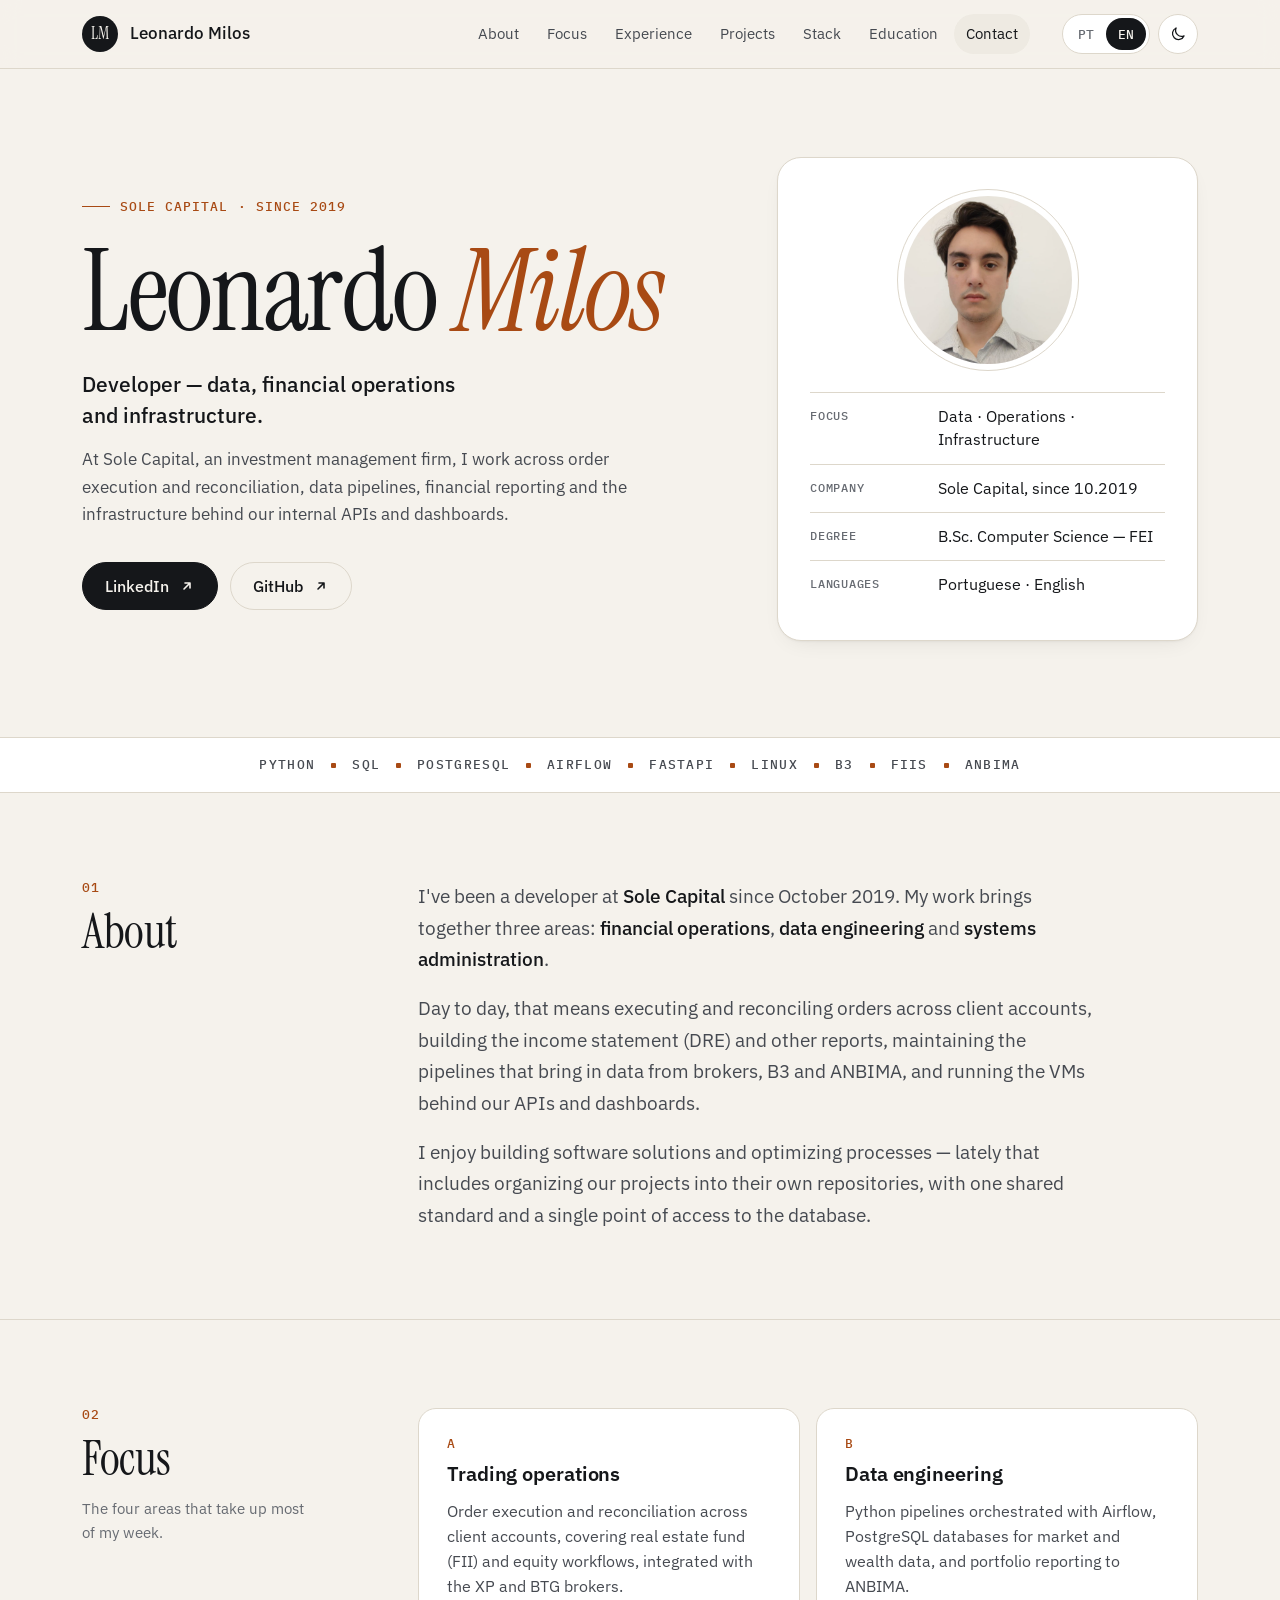
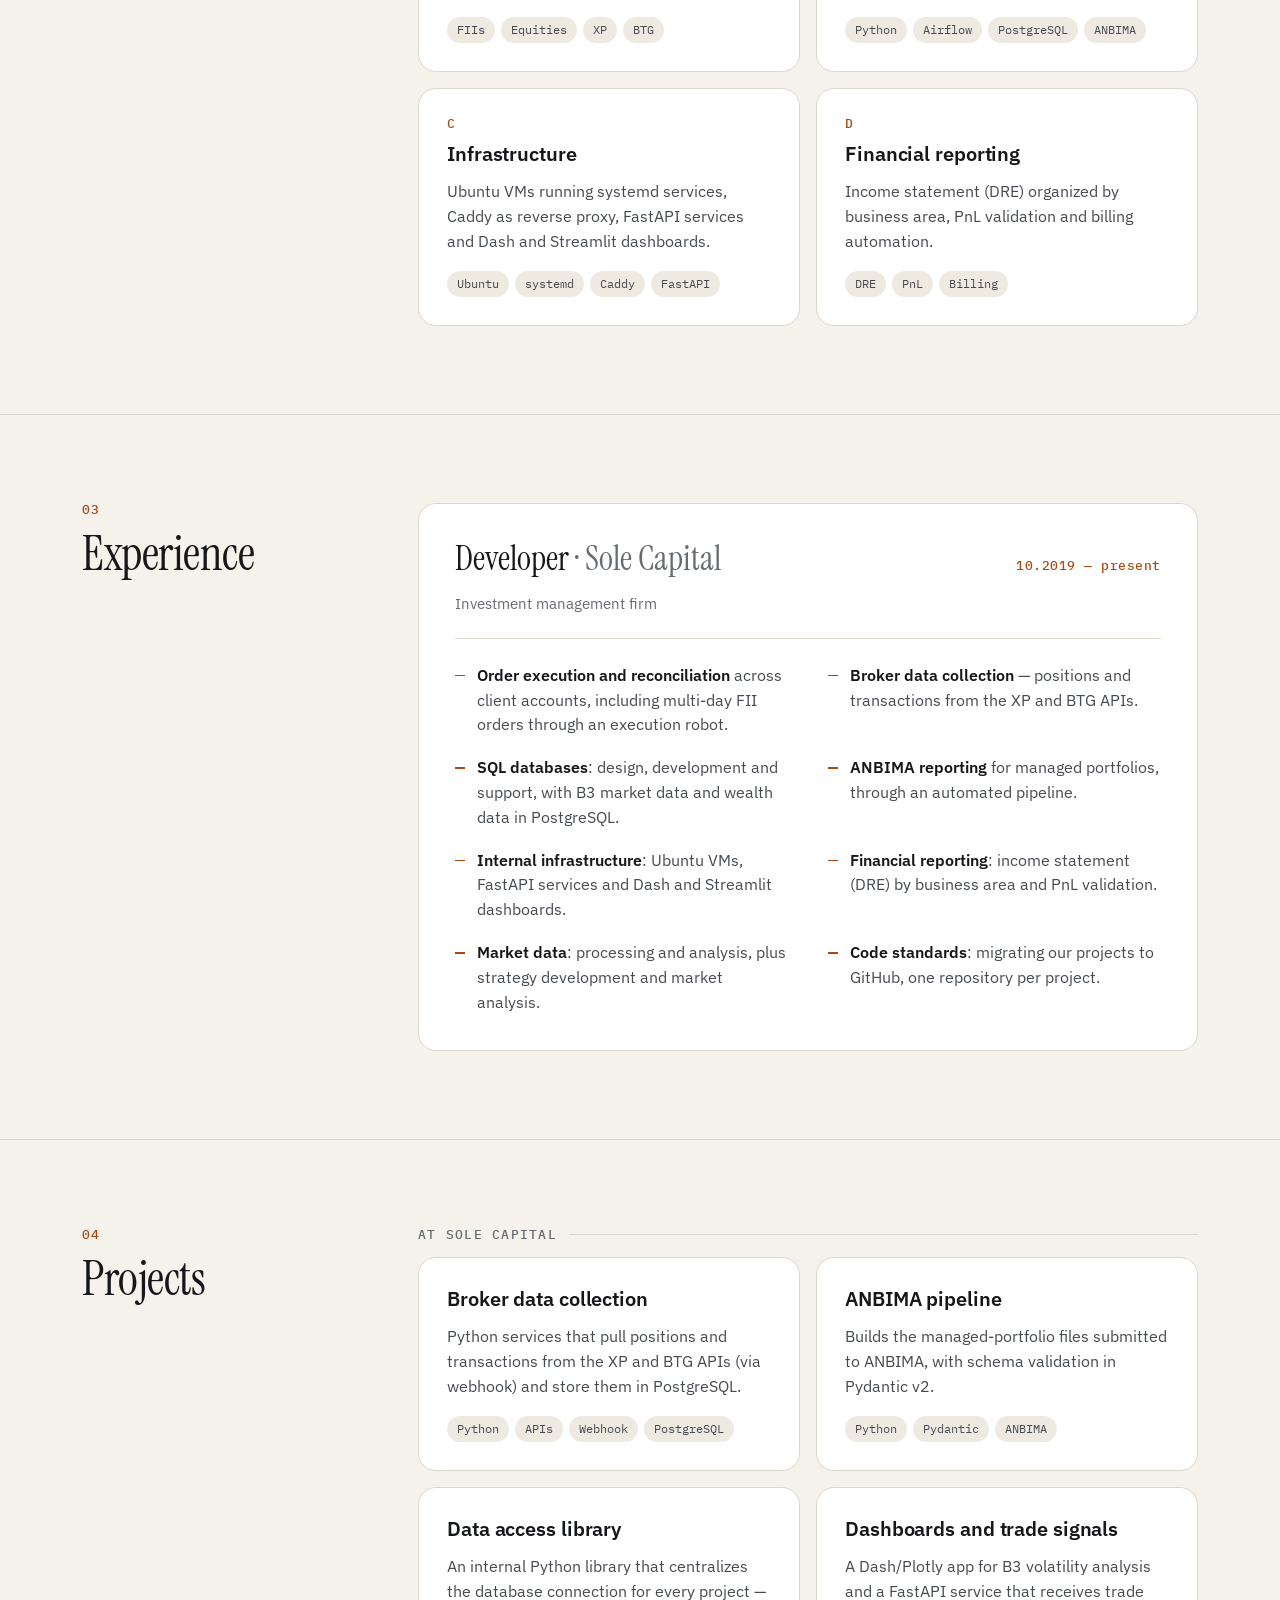
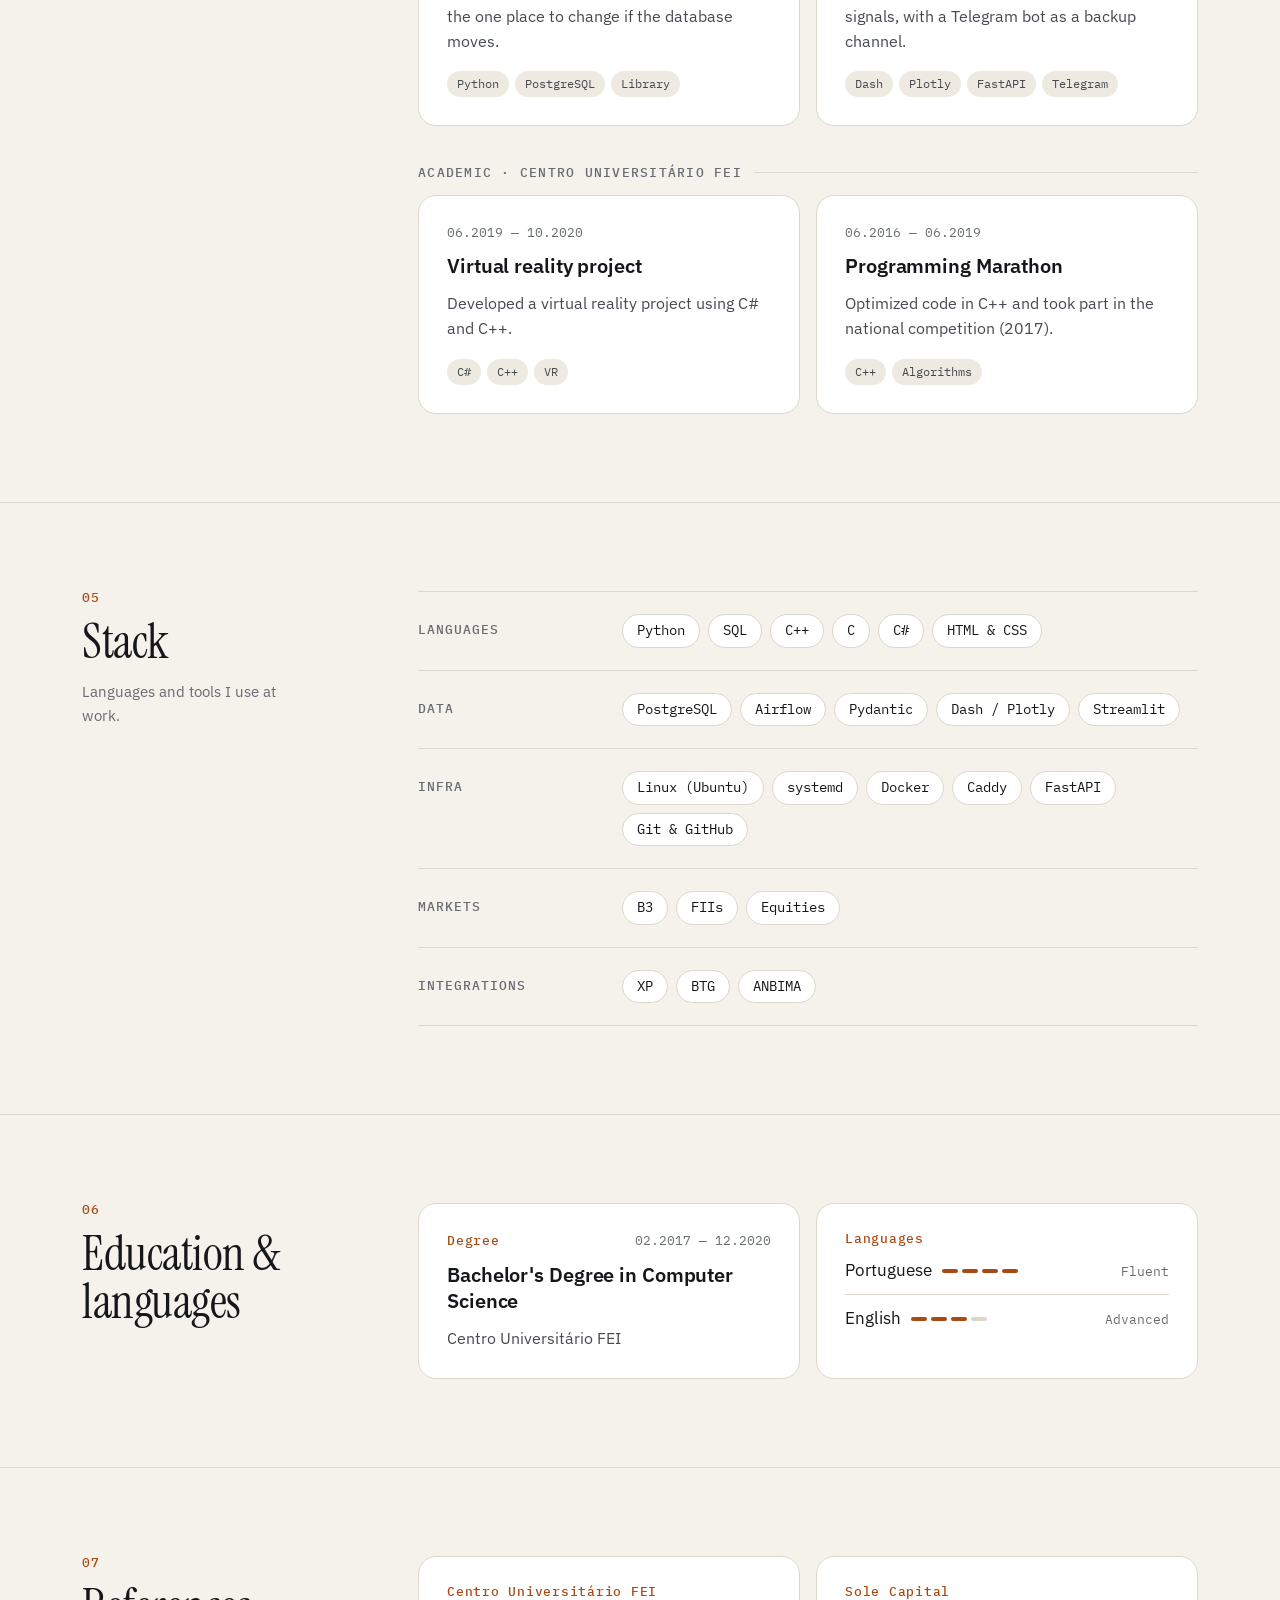
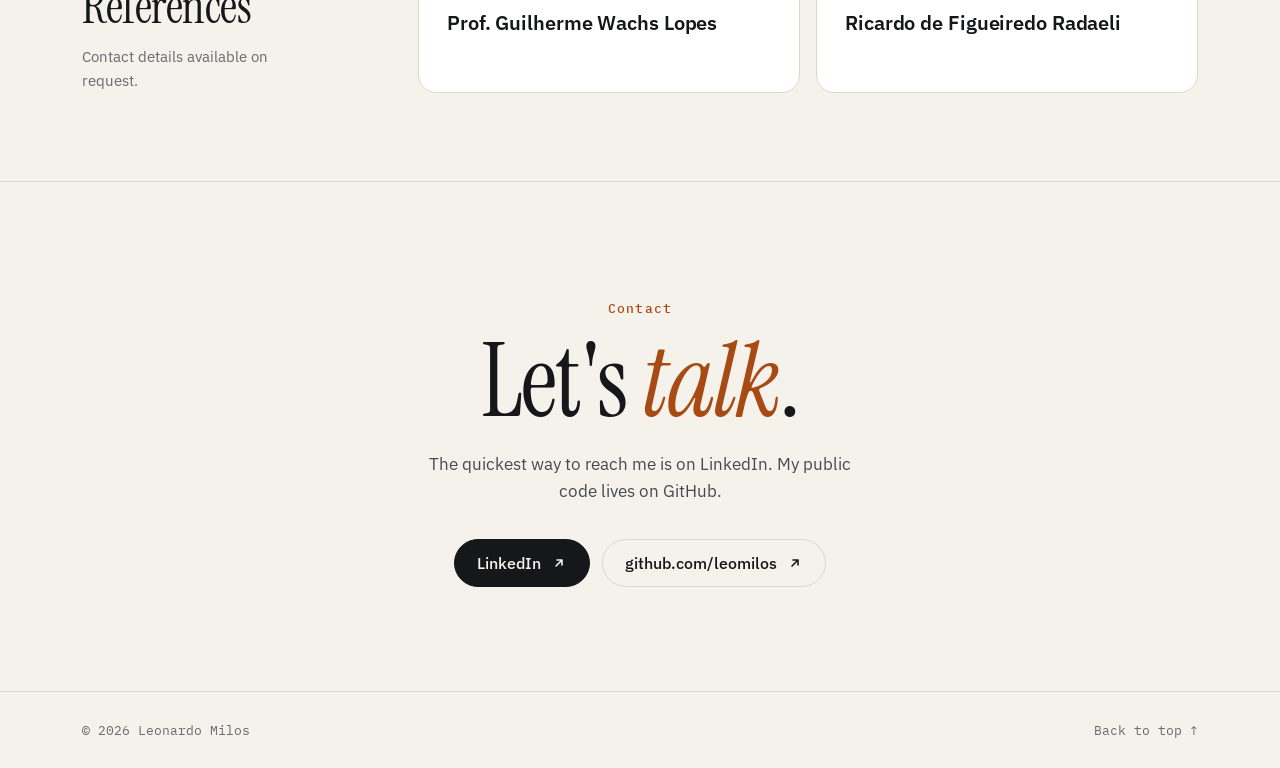
<file: index.html>
<!DOCTYPE html>
<html lang="pt-BR" data-ui="pt">
<head>
  <meta charset="UTF-8">
  <meta name="viewport" content="width=device-width, initial-scale=1.0">
  <title>Leonardo Milos · Dados, operações e infraestrutura</title>
  <meta name="description" content="Leonardo Milos — desenvolvedor na Sole Capital: engenharia de dados, operações financeiras e infraestrutura.">
  <meta property="og:title" content="Leonardo Milos">
  <meta property="og:description" content="Desenvolvedor na Sole Capital — dados, operações financeiras e infraestrutura.">
  <meta property="og:image" content="profile-photo.jpg">
  <link rel="icon" href="data:image/svg+xml,%3Csvg xmlns='http://www.w3.org/2000/svg' viewBox='0 0 64 64'%3E%3Crect width='64' height='64' rx='32' fill='%2315171A'/%3E%3Ctext x='32' y='42' font-family='Georgia,serif' font-size='28' fill='%23F5F2EC' text-anchor='middle'%3ELM%3C/text%3E%3C/svg%3E">
  <link rel="preconnect" href="https://fonts.googleapis.com">
  <link rel="preconnect" href="https://fonts.gstatic.com" crossorigin>
  <link href="https://fonts.googleapis.com/css2?family=IBM+Plex+Mono:wght@400;500&family=IBM+Plex+Sans:wght@400;500;600&family=Instrument+Serif:ital@0;1&display=swap" rel="stylesheet">

  <!-- Aplica idioma e tema antes de pintar a página (evita "piscar") -->
  <script>
    (function () {
      var r = document.documentElement;
      function get(k) { try { return localStorage.getItem(k); } catch (e) { return null; } }
      var q = new URLSearchParams(location.search).get('lang');
      var nav = (navigator.language || 'pt').toLowerCase();
      var lang = q || get('lm-lang') || (nav.indexOf('pt') === 0 ? 'pt' : 'en');
      lang = lang === 'en' ? 'en' : 'pt';
      r.setAttribute('data-ui', lang);
      r.setAttribute('lang', lang === 'en' ? 'en' : 'pt-BR');
      var t = get('lm-theme');
      if (t === 'light' || t === 'dark') r.setAttribute('data-theme', t);
    })();
  </script>

  <style>
    /* ---------- Tokens ---------- */
    :root {
      --paper: #F5F2EC;
      --surface: #FFFFFF;
      --ink: #15171A;
      --ink-2: #464A51;
      --muted: #676B72;
      --rule: #DDD7CB;
      --accent: #A84A14;
      --accent-soft: #F3E6DA;
      --chip: #EEEAE2;
      --btn-ink: #F5F2EC;
      --shadow: 0 1px 2px rgba(21, 23, 26, .04), 0 8px 24px -12px rgba(21, 23, 26, .12);

      --serif: "Instrument Serif", Georgia, "Times New Roman", serif;
      --sans: "IBM Plex Sans", "Segoe UI", system-ui, sans-serif;
      --mono: "IBM Plex Mono", ui-monospace, "Cascadia Mono", Consolas, monospace;

      --wrap: 1180px;
      --gutter: 32px;
      color-scheme: light;
    }
    @media (prefers-color-scheme: dark) {
      :root:not([data-theme="light"]) {
        --paper: #121315; --surface: #1A1C1F; --ink: #ECE8E1; --ink-2: #BDB8B0; --muted: #918C85;
        --rule: #2D3034; --accent: #E38D52; --accent-soft: #2B2019; --chip: #222428; --btn-ink: #121315;
        --shadow: 0 1px 2px rgba(0,0,0,.3), 0 8px 24px -12px rgba(0,0,0,.6);
        color-scheme: dark;
      }
    }
    :root[data-theme="dark"] {
      --paper: #121315; --surface: #1A1C1F; --ink: #ECE8E1; --ink-2: #BDB8B0; --muted: #918C85;
      --rule: #2D3034; --accent: #E38D52; --accent-soft: #2B2019; --chip: #222428; --btn-ink: #121315;
      --shadow: 0 1px 2px rgba(0,0,0,.3), 0 8px 24px -12px rgba(0,0,0,.6);
      color-scheme: dark;
    }

    /* ---------- Idioma: mostra só o bloco do idioma ativo ---------- */
    html[data-ui="pt"] [data-lang="en"],
    html[data-ui="en"] [data-lang="pt"] { display: none !important; }

    /* ---------- Base ---------- */
    *, *::before, *::after { box-sizing: border-box; }
    html { -webkit-text-size-adjust: 100%; }
    @media (prefers-reduced-motion: no-preference) { html { scroll-behavior: smooth; } }
    body {
      margin: 0;
      background: var(--paper);
      color: var(--ink);
      font-family: var(--sans);
      font-size: 17px;
      line-height: 1.6;
      -webkit-font-smoothing: antialiased;
      transition: background-color .25s ease, color .25s ease;
    }
    a { color: var(--accent); text-underline-offset: 3px; }
    a:hover { color: var(--ink); }
    :focus-visible { outline: 2px solid var(--accent); outline-offset: 3px; border-radius: 6px; }
    h1, h2, h3, p, ul, dl, dd { margin: 0; }
    ul { padding: 0; list-style: none; }
    .wrap { max-width: var(--wrap); margin: 0 auto; padding: 0 var(--gutter); }
    .mono { font-family: var(--mono); }
    .skip { position: absolute; left: -9999px; }
    .skip:focus { left: 16px; top: 16px; z-index: 100; background: var(--ink); color: var(--paper); padding: 8px 14px; border-radius: 8px; }

    /* ---------- Topo ---------- */
    .topbar {
      position: sticky; top: 0; z-index: 20;
      background: color-mix(in srgb, var(--paper) 86%, transparent);
      backdrop-filter: saturate(1.4) blur(10px);
      -webkit-backdrop-filter: saturate(1.4) blur(10px);
      border-bottom: 1px solid var(--rule);
    }
    .topbar .wrap { display: flex; align-items: center; gap: 24px; height: 68px; }
    .brand { display: flex; align-items: center; gap: 12px; color: var(--ink); text-decoration: none; font-weight: 500; white-space: nowrap; }
    .brand-mark {
      width: 36px; height: 36px; border-radius: 50%;
      display: grid; place-items: center;
      background: var(--ink); color: var(--paper);
      font-family: var(--serif); font-size: 17px; letter-spacing: .02em;
    }
    .nav { display: flex; gap: 4px; margin-left: auto; }
    .nav a {
      color: var(--ink-2); text-decoration: none; font-size: 14.5px;
      padding: 8px 12px; border-radius: 999px;
      transition: background-color .15s, color .15s;
    }
    .nav a:hover { color: var(--ink); background: var(--chip); }
    .nav a.is-active { color: var(--ink); background: var(--chip); }
    .controls { display: flex; align-items: center; gap: 8px; }
    .nav + .controls { margin-left: 8px; }
    .seg { display: inline-flex; padding: 3px; border: 1px solid var(--rule); border-radius: 999px; background: var(--surface); }
    .seg button {
      font: 500 12.5px/1 var(--mono); letter-spacing: .04em;
      min-width: 40px; height: 32px; padding: 0 10px;
      border: 0; border-radius: 999px; cursor: pointer;
      background: transparent; color: var(--muted);
    }
    .seg button[aria-pressed="true"] { background: var(--ink); color: var(--paper); }
    .icon-btn {
      width: 40px; height: 40px; display: grid; place-items: center;
      border: 1px solid var(--rule); border-radius: 50%;
      background: var(--surface); color: var(--ink); cursor: pointer;
    }
    .icon-btn:hover { border-color: var(--ink-2); }
    .icon-btn svg { width: 18px; height: 18px; }
    .i-sun { display: none; }
    :root[data-theme="dark"] .i-sun { display: block; }
    :root[data-theme="dark"] .i-moon { display: none; }
    @media (prefers-color-scheme: dark) {
      :root:not([data-theme="light"]) .i-sun { display: block; }
      :root:not([data-theme="light"]) .i-moon { display: none; }
    }

    /* ---------- Hero ---------- */
    .hero { padding: 88px 0 96px; }
    .hero .wrap { display: grid; grid-template-columns: minmax(0, 1.5fr) minmax(0, 1fr); gap: 64px; align-items: center; }
    .eyebrow {
      display: inline-flex; align-items: center; gap: 10px;
      font: 500 13px/1 var(--mono); letter-spacing: .08em; text-transform: uppercase;
      color: var(--accent);
    }
    .eyebrow::before { content: ""; width: 28px; height: 1px; background: currentColor; }
    .hero h1 {
      margin-top: 22px;
      font-family: var(--serif); font-weight: 400;
      font-size: clamp(64px, 9vw, 124px); line-height: .92; letter-spacing: -.02em;
    }
    .hero h1 em { font-style: italic; color: var(--accent); }
    .role { margin-top: 26px; font-size: 21px; line-height: 1.45; font-weight: 500; max-width: 30ch; }
    .lede { margin-top: 16px; color: var(--ink-2); max-width: 56ch; }
    .cta { display: flex; flex-wrap: wrap; gap: 12px; margin-top: 34px; }
    .btn {
      display: inline-flex; align-items: center; gap: 10px;
      height: 48px; padding: 0 22px; border-radius: 999px;
      font-weight: 500; font-size: 15.5px; text-decoration: none;
      border: 1px solid var(--ink); transition: transform .15s, background-color .15s, color .15s;
    }
    .btn svg { width: 16px; height: 16px; }
    .btn-primary { background: var(--ink); color: var(--btn-ink); }
    .btn-primary:hover { color: var(--btn-ink); transform: translateY(-1px); }
    .btn-ghost { background: transparent; color: var(--ink); border-color: var(--rule); }
    .btn-ghost:hover { color: var(--ink); border-color: var(--ink); transform: translateY(-1px); }

    .id-card {
      background: var(--surface); border: 1px solid var(--rule); border-radius: 24px;
      padding: 32px; box-shadow: var(--shadow);
    }
    .photo {
      width: 168px; height: 168px; border-radius: 50%; overflow: hidden;
      outline: 1px solid var(--rule); outline-offset: 6px;
      margin: 6px auto 28px;
    }
    .photo img {
      display: block; width: 108%; height: 108%; margin: -4%;
      object-fit: cover; transition: transform .4s ease;
    }
    .photo:hover img { transform: scale(1.05); }
    .facts { display: grid; gap: 0; }
    .facts div { display: grid; grid-template-columns: 112px 1fr; gap: 16px; padding: 12px 0; border-top: 1px solid var(--rule); }
    .facts dt { font: 500 12px/1.9 var(--mono); letter-spacing: .06em; text-transform: uppercase; color: var(--muted); }
    .facts dd { font-size: 15.5px; line-height: 1.5; }

    /* ---------- Faixa tipo "ticker" ---------- */
    .ticker { border-top: 1px solid var(--rule); border-bottom: 1px solid var(--rule); background: var(--surface); }
    .ticker ul {
      display: flex; flex-wrap: wrap; justify-content: center; gap: 10px 16px;
      padding: 18px 0;
      font: 500 13px/1.4 var(--mono); letter-spacing: .1em; text-transform: uppercase; color: var(--ink-2);
    }
    .ticker li { display: inline-flex; align-items: center; gap: 16px; }
    .ticker li + li::before { content: ""; width: 5px; height: 5px; background: var(--accent); border-radius: 1px; }

    /* ---------- Seções ---------- */
    .section { padding: 88px 0; border-bottom: 1px solid var(--rule); scroll-margin-top: 68px; }
    .section:last-of-type { border-bottom: 0; }
    .section .wrap { display: grid; grid-template-columns: 280px minmax(0, 1fr); gap: 56px; }
    .sec-head { align-self: start; position: sticky; top: 108px; }
    .sec-num { font: 500 13px/1 var(--mono); letter-spacing: .08em; color: var(--accent); }
    .sec-head h2 { margin-top: 14px; font-family: var(--serif); font-weight: 400; font-size: 48px; line-height: 1; letter-spacing: -.01em; }
    .sec-head p { margin-top: 14px; color: var(--muted); font-size: 15px; max-width: 26ch; }

    .prose p { font-size: 19px; line-height: 1.65; color: var(--ink-2); max-width: 62ch; }
    .prose p + p { margin-top: 18px; }
    .prose strong { color: var(--ink); font-weight: 500; }

    .grid-2 { display: grid; grid-template-columns: repeat(2, minmax(0, 1fr)); gap: 16px; }
    .card {
      background: var(--surface); border: 1px solid var(--rule); border-radius: 18px;
      padding: 28px; display: flex; flex-direction: column; gap: 12px;
      transition: border-color .2s, transform .2s;
    }
    .card:hover { border-color: color-mix(in srgb, var(--ink) 30%, var(--rule)); }
    .card-top { display: flex; align-items: baseline; justify-content: space-between; gap: 12px; }
    .card-idx { font: 500 12.5px/1 var(--mono); color: var(--accent); letter-spacing: .06em; }
    .card-date { font: 400 12.5px/1.4 var(--mono); color: var(--muted); white-space: nowrap; }
    .card h3 { font-size: 20px; line-height: 1.3; font-weight: 600; letter-spacing: -.005em; }
    .card p { color: var(--ink-2); font-size: 15.5px; line-height: 1.6; }
    .tags { display: flex; flex-wrap: wrap; gap: 6px; margin-top: auto; padding-top: 6px; }
    .tag { font: 400 12px/1 var(--mono); padding: 7px 10px; border-radius: 999px; background: var(--chip); color: var(--ink-2); }

    /* Experiência */
    .job { background: var(--surface); border: 1px solid var(--rule); border-radius: 18px; padding: 36px; }
    .job-head { display: flex; flex-wrap: wrap; justify-content: space-between; align-items: baseline; gap: 8px 24px; padding-bottom: 22px; border-bottom: 1px solid var(--rule); }
    .job-head h3 { font-family: var(--serif); font-weight: 400; font-size: 34px; line-height: 1.1; }
    .job-head h3 .at { color: var(--muted); }
    .job-meta { font: 500 13px/1.4 var(--mono); color: var(--accent); letter-spacing: .04em; }
    .job-sub { margin-top: 6px; color: var(--muted); font-size: 15px; width: 100%; }
    .job-list { margin-top: 24px; display: grid; grid-template-columns: repeat(2, minmax(0, 1fr)); gap: 18px 40px; }
    .job-list li { position: relative; padding-left: 22px; color: var(--ink-2); font-size: 15.5px; line-height: 1.6; }
    .job-list li::before { content: ""; position: absolute; left: 0; top: .78em; width: 10px; height: 1.5px; background: var(--accent); }
    .job-list b { color: var(--ink); font-weight: 600; }

    /* Projetos */
    .group-label { font: 500 12.5px/1 var(--mono); letter-spacing: .1em; text-transform: uppercase; color: var(--muted); margin: 0 0 16px; display: flex; align-items: center; gap: 12px; }
    .group-label::after { content: ""; flex: 1; height: 1px; background: var(--rule); }
    .group + .group { margin-top: 40px; }

    /* Stack */
    .stack { border-top: 1px solid var(--rule); }
    .stack-row { display: grid; grid-template-columns: 180px minmax(0, 1fr); gap: 24px; padding: 22px 0; border-bottom: 1px solid var(--rule); align-items: start; }
    .stack-row dt { font: 500 12.5px/2.4 var(--mono); letter-spacing: .08em; text-transform: uppercase; color: var(--muted); }
    .stack-row dd { display: flex; flex-wrap: wrap; gap: 8px; }
    .stack-row .tag { font-size: 13.5px; padding: 9px 14px; background: var(--surface); border: 1px solid var(--rule); color: var(--ink); }

    /* Formação + idiomas */
    .lang-row { display: flex; justify-content: space-between; align-items: baseline; gap: 16px; padding: 10px 0; border-top: 1px solid var(--rule); }
    .lang-row:first-of-type { border-top: 0; padding-top: 0; }
    .lang-row span:last-child { font: 400 13px/1 var(--mono); color: var(--muted); }
    .level { display: inline-flex; gap: 4px; margin-left: 10px; vertical-align: middle; }
    .level i { width: 16px; height: 4px; border-radius: 2px; background: var(--rule); }
    .level i.on { background: var(--accent); }


    /* Contato */
    .contact { padding: 120px 0 104px; text-align: center; }
    .contact h2 { font-family: var(--serif); font-weight: 400; font-size: clamp(52px, 8vw, 104px); line-height: .95; letter-spacing: -.02em; }
    .contact h2 em { color: var(--accent); }
    .contact p { margin: 20px auto 0; color: var(--ink-2); max-width: 46ch; }
    .contact .cta { justify-content: center; }

    footer { border-top: 1px solid var(--rule); }
    footer .wrap { display: flex; justify-content: space-between; align-items: center; gap: 16px; height: 76px; font: 400 13px/1 var(--mono); color: var(--muted); }
    footer a { color: var(--muted); text-decoration: none; }
    footer a:hover { color: var(--ink); }

    /* ---------- Responsivo ---------- */
    @media (max-width: 1080px) {
      .nav { display: none; }
      .controls, .nav + .controls { margin-left: auto; }
      .section .wrap { grid-template-columns: 1fr; gap: 32px; }
      .sec-head { position: static; }
      .sec-head p { max-width: 48ch; }
    }
    @media (max-width: 860px) {
      .hero { padding: 56px 0 64px; }
      .hero .wrap { grid-template-columns: 1fr; gap: 40px; }
      .job-list { grid-template-columns: 1fr; }
    }
    @media (max-width: 640px) {
      :root { --gutter: 20px; }
      body { font-size: 16px; }
      .topbar .wrap { height: 60px; gap: 12px; }
      .brand-name { display: none; }
      .section { padding: 64px 0; scroll-margin-top: 60px; }
      .sec-head h2 { font-size: 40px; }
      .prose p { font-size: 17px; }
      .grid-2 { grid-template-columns: 1fr; }
      .card, .job, .id-card { padding: 24px; border-radius: 16px; }
      .job-head h3 { font-size: 28px; }
      .stack-row { grid-template-columns: 1fr; gap: 10px; }
      .stack-row dt { line-height: 1.4; }
      .facts div { grid-template-columns: 96px 1fr; }
      .ticker ul { justify-content: flex-start; gap: 10px 12px; font-size: 12px; }
      .ticker li { gap: 12px; }
      .contact { padding: 80px 0 72px; }
      footer .wrap { flex-direction: column; justify-content: center; height: auto; padding-top: 24px; padding-bottom: 24px; }
    }
  </style>
</head>
<body>
  <a class="skip" href="#conteudo"><span data-lang="pt">Pular para o conteúdo</span><span data-lang="en">Skip to content</span></a>

  <!-- ============ TOPO ============ -->
  <header class="topbar">
    <div class="wrap">
      <a class="brand" href="#topo" aria-label="Leonardo Milos">
        <span class="brand-mark" aria-hidden="true">LM</span>
        <span class="brand-name">Leonardo Milos</span>
      </a>
      <nav class="nav" aria-label="Seções">
        <a href="#sobre"><span data-lang="pt">Sobre</span><span data-lang="en">About</span></a>
        <a href="#atuacao"><span data-lang="pt">Atuação</span><span data-lang="en">Focus</span></a>
        <a href="#experiencia"><span data-lang="pt">Experiência</span><span data-lang="en">Experience</span></a>
        <a href="#projetos"><span data-lang="pt">Projetos</span><span data-lang="en">Projects</span></a>
        <a href="#stack">Stack</a>
        <a href="#formacao"><span data-lang="pt">Formação</span><span data-lang="en">Education</span></a>
        <a href="#contato"><span data-lang="pt">Contato</span><span data-lang="en">Contact</span></a>
      </nav>
      <div class="controls">
        <div class="seg" role="group" aria-label="Idioma / Language">
          <button type="button" data-set-lang="pt" aria-pressed="true">PT</button>
          <button type="button" data-set-lang="en" aria-pressed="false">EN</button>
        </div>
        <button type="button" class="icon-btn" id="theme-toggle" aria-label="Alternar tema claro/escuro">
          <svg class="i-moon" viewBox="0 0 24 24" fill="none" stroke="currentColor" stroke-width="1.7" stroke-linecap="round" stroke-linejoin="round" aria-hidden="true"><path d="M20 14.5A8 8 0 0 1 9.5 4a8 8 0 1 0 10.5 10.5Z"/></svg>
          <svg class="i-sun" viewBox="0 0 24 24" fill="none" stroke="currentColor" stroke-width="1.7" stroke-linecap="round" aria-hidden="true"><circle cx="12" cy="12" r="4"/><path d="M12 2.5v2M12 19.5v2M4.6 4.6l1.4 1.4M18 18l1.4 1.4M2.5 12h2M19.5 12h2M4.6 19.4 6 18M18 6l1.4-1.4"/></svg>
        </button>
      </div>
    </div>
  </header>

  <main id="conteudo">
    <!-- ============ HERO ============ -->
    <section class="hero" id="topo">
      <div class="wrap">
        <div>
          <span class="eyebrow"><span data-lang="pt">Sole Capital · desde 2019</span><span data-lang="en">Sole Capital · since 2019</span></span>
          <h1>Leonardo <em>Milos</em></h1>
          <p class="role">
            <span data-lang="pt">Desenvolvedor — dados, operações financeiras e infraestrutura.</span>
            <span data-lang="en">Developer — data, financial operations and infrastructure.</span>
          </p>
          <p class="lede" data-lang="pt">Na Sole Capital, gestora de investimentos, trabalho da execução e conciliação de ordens aos pipelines de dados, relatórios financeiros e à infraestrutura das APIs e dashboards internos.</p>
          <p class="lede" data-lang="en">At Sole Capital, an investment management firm, I work across order execution and reconciliation, data pipelines, financial reporting and the infrastructure behind our internal APIs and dashboards.</p>
          <div class="cta">
            <a class="btn btn-primary" href="https://www.linkedin.com/in/leonardo-pilati-milos-6a13b322b/" target="_blank" rel="noopener">
              LinkedIn
              <svg viewBox="0 0 16 16" fill="none" stroke="currentColor" stroke-width="1.6" stroke-linecap="round" stroke-linejoin="round" aria-hidden="true"><path d="M5 11 11 5M6 5h5v5"/></svg>
            </a>
            <a class="btn btn-ghost" href="https://github.com/leomilos" target="_blank" rel="noopener">
              GitHub
              <svg viewBox="0 0 16 16" fill="none" stroke="currentColor" stroke-width="1.6" stroke-linecap="round" stroke-linejoin="round" aria-hidden="true"><path d="M5 11 11 5M6 5h5v5"/></svg>
            </a>
          </div>
        </div>

        <aside class="id-card" aria-label="Resumo">
          <div class="photo"><img src="profile-photo.jpg" alt="Foto de Leonardo Milos" width="283" height="286"></div>
          <dl class="facts">
            <div>
              <dt><span data-lang="pt">Atuação</span><span data-lang="en">Focus</span></dt>
              <dd><span data-lang="pt">Dados · Operações · Infraestrutura</span><span data-lang="en">Data · Operations · Infrastructure</span></dd>
            </div>
            <div>
              <dt><span data-lang="pt">Empresa</span><span data-lang="en">Company</span></dt>
              <dd><span data-lang="pt">Sole Capital, desde 10.2019</span><span data-lang="en">Sole Capital, since 10.2019</span></dd>
            </div>
            <div>
              <dt><span data-lang="pt">Formação</span><span data-lang="en">Degree</span></dt>
              <dd><span data-lang="pt">Ciência da Computação — FEI</span><span data-lang="en">B.Sc. Computer Science — FEI</span></dd>
            </div>
            <div>
              <dt><span data-lang="pt">Idiomas</span><span data-lang="en">Languages</span></dt>
              <dd><span data-lang="pt">Português · Inglês</span><span data-lang="en">Portuguese · English</span></dd>
            </div>
          </dl>
        </aside>
      </div>
    </section>

    <!-- ============ FAIXA ============ -->
    <div class="ticker" aria-hidden="true">
      <div class="wrap">
        <ul>
          <li>Python</li><li>SQL</li><li>PostgreSQL</li><li>Airflow</li><li>FastAPI</li><li>Linux</li><li>B3</li><li>FIIs</li><li>ANBIMA</li>
        </ul>
      </div>
    </div>

    <!-- ============ 01 SOBRE ============ -->
    <section class="section" id="sobre">
      <div class="wrap">
        <header class="sec-head">
          <div class="sec-num">01</div>
          <h2><span data-lang="pt">Sobre</span><span data-lang="en">About</span></h2>
        </header>
        <div class="prose">
          <div data-lang="pt">
            <p>Sou desenvolvedor na <strong>Sole Capital</strong> desde outubro de 2019. Meu trabalho junta três frentes: <strong>operações financeiras</strong>, <strong>engenharia de dados</strong> e <strong>administração de sistemas</strong>.</p>
            <p>No dia a dia isso significa executar e conciliar ordens em contas de clientes, montar o DRE e outros relatórios, manter os pipelines que trazem dados de corretoras, da B3 e da ANBIMA, e cuidar das VMs onde rodam nossas APIs e dashboards.</p>
            <p>Gosto de criar soluções de software e otimizar processos — hoje, isso inclui organizar os projetos da casa em repositórios próprios, com um padrão único e um só ponto de acesso ao banco de dados.</p>
          </div>
          <div data-lang="en">
            <p>I've been a developer at <strong>Sole Capital</strong> since October 2019. My work brings together three areas: <strong>financial operations</strong>, <strong>data engineering</strong> and <strong>systems administration</strong>.</p>
            <p>Day to day, that means executing and reconciling orders across client accounts, building the income statement (DRE) and other reports, maintaining the pipelines that bring in data from brokers, B3 and ANBIMA, and running the VMs behind our APIs and dashboards.</p>
            <p>I enjoy building software solutions and optimizing processes — lately that includes organizing our projects into their own repositories, with one shared standard and a single point of access to the database.</p>
          </div>
        </div>
      </div>
    </section>

    <!-- ============ 02 ATUAÇÃO ============ -->
    <section class="section" id="atuacao">
      <div class="wrap">
        <header class="sec-head">
          <div class="sec-num">02</div>
          <h2><span data-lang="pt">Atuação</span><span data-lang="en">Focus</span></h2>
          <p><span data-lang="pt">As quatro frentes que ocupam a maior parte da minha semana.</span><span data-lang="en">The four areas that take up most of my week.</span></p>
        </header>
        <div class="grid-2">
          <article class="card">
            <div class="card-top"><span class="card-idx">A</span></div>
            <h3><span data-lang="pt">Operações e execução</span><span data-lang="en">Trading operations</span></h3>
            <p data-lang="pt">Execução e conciliação de ordens em contas de clientes, com fluxos de FIIs e ações e integração com as corretoras XP e BTG.</p>
            <p data-lang="en">Order execution and reconciliation across client accounts, covering real estate fund (FII) and equity workflows, integrated with the XP and BTG brokers.</p>
            <div class="tags"><span class="tag">FIIs</span><span class="tag"><span data-lang="pt">Ações</span><span data-lang="en">Equities</span></span><span class="tag">XP</span><span class="tag">BTG</span></div>
          </article>
          <article class="card">
            <div class="card-top"><span class="card-idx">B</span></div>
            <h3><span data-lang="pt">Engenharia de dados</span><span data-lang="en">Data engineering</span></h3>
            <p data-lang="pt">Pipelines em Python orquestrados com Airflow, bancos PostgreSQL de dados de mercado e patrimônio, e o reporte de carteiras à ANBIMA.</p>
            <p data-lang="en">Python pipelines orchestrated with Airflow, PostgreSQL databases for market and wealth data, and portfolio reporting to ANBIMA.</p>
            <div class="tags"><span class="tag">Python</span><span class="tag">Airflow</span><span class="tag">PostgreSQL</span><span class="tag">ANBIMA</span></div>
          </article>
          <article class="card">
            <div class="card-top"><span class="card-idx">C</span></div>
            <h3><span data-lang="pt">Infraestrutura</span><span data-lang="en">Infrastructure</span></h3>
            <p data-lang="pt">VMs Ubuntu com serviços em systemd, proxy reverso com Caddy, APIs em FastAPI e dashboards em Dash e Streamlit.</p>
            <p data-lang="en">Ubuntu VMs running systemd services, Caddy as reverse proxy, FastAPI services and Dash and Streamlit dashboards.</p>
            <div class="tags"><span class="tag">Ubuntu</span><span class="tag">systemd</span><span class="tag">Caddy</span><span class="tag">FastAPI</span></div>
          </article>
          <article class="card">
            <div class="card-top"><span class="card-idx">D</span></div>
            <h3><span data-lang="pt">Relatórios financeiros</span><span data-lang="en">Financial reporting</span></h3>
            <p data-lang="pt">DRE organizado por área de negócio, validação de PnL e automação de faturamento.</p>
            <p data-lang="en">Income statement (DRE) organized by business area, PnL validation and billing automation.</p>
            <div class="tags"><span class="tag">DRE</span><span class="tag">PnL</span><span class="tag"><span data-lang="pt">Faturamento</span><span data-lang="en">Billing</span></span></div>
          </article>
        </div>
      </div>
    </section>

    <!-- ============ 03 EXPERIÊNCIA ============ -->
    <section class="section" id="experiencia">
      <div class="wrap">
        <header class="sec-head">
          <div class="sec-num">03</div>
          <h2><span data-lang="pt">Experiência</span><span data-lang="en">Experience</span></h2>
        </header>
        <article class="job">
          <div class="job-head">
            <h3><span data-lang="pt">Desenvolvedor</span><span data-lang="en">Developer</span> <span class="at">· Sole Capital</span></h3>
            <div class="job-meta"><span data-lang="pt">10.2019 — atual</span><span data-lang="en">10.2019 — present</span></div>
            <p class="job-sub"><span data-lang="pt">Gestora de investimentos</span><span data-lang="en">Investment management firm</span></p>
          </div>
          <ul class="job-list" data-lang="pt">
            <li><b>Execução e conciliação</b> de ordens em contas de clientes, incluindo ordens de FIIs em vários dias via robô de execução.</li>
            <li><b>Coleta de dados das corretoras</b> — posições e movimentações pelas APIs da XP e do BTG.</li>
            <li><b>Bancos de dados SQL</b>: criação, desenvolvimento e suporte, com dados de mercado da B3 e de patrimônio em PostgreSQL.</li>
            <li><b>Reporte à ANBIMA</b> das carteiras administradas, com pipeline automatizado.</li>
            <li><b>Infraestrutura interna</b>: VMs Ubuntu, APIs em FastAPI e dashboards em Dash e Streamlit.</li>
            <li><b>Relatórios financeiros</b>: DRE por área de negócio e validação de PnL.</li>
            <li><b>Dados de mercado</b>: processamento e análise, e desenvolvimento de estratégias e análises de mercado.</li>
            <li><b>Padronização do código</b>: migração dos projetos para o GitHub, um repositório por projeto.</li>
          </ul>
          <ul class="job-list" data-lang="en">
            <li><b>Order execution and reconciliation</b> across client accounts, including multi-day FII orders through an execution robot.</li>
            <li><b>Broker data collection</b> — positions and transactions from the XP and BTG APIs.</li>
            <li><b>SQL databases</b>: design, development and support, with B3 market data and wealth data in PostgreSQL.</li>
            <li><b>ANBIMA reporting</b> for managed portfolios, through an automated pipeline.</li>
            <li><b>Internal infrastructure</b>: Ubuntu VMs, FastAPI services and Dash and Streamlit dashboards.</li>
            <li><b>Financial reporting</b>: income statement (DRE) by business area and PnL validation.</li>
            <li><b>Market data</b>: processing and analysis, plus strategy development and market analysis.</li>
            <li><b>Code standards</b>: migrating our projects to GitHub, one repository per project.</li>
          </ul>
        </article>
      </div>
    </section>

    <!-- ============ 04 PROJETOS ============ -->
    <section class="section" id="projetos">
      <div class="wrap">
        <header class="sec-head">
          <div class="sec-num">04</div>
          <h2><span data-lang="pt">Projetos</span><span data-lang="en">Projects</span></h2>
        </header>
        <div>
          <div class="group">
            <h3 class="group-label"><span data-lang="pt">Na Sole Capital</span><span data-lang="en">At Sole Capital</span></h3>
            <div class="grid-2">
              <article class="card">
                <h3><span data-lang="pt">Coleta de dados de corretoras</span><span data-lang="en">Broker data collection</span></h3>
                <p data-lang="pt">Serviços em Python que buscam posições e movimentações nas APIs da XP e do BTG (via webhook) e gravam tudo no PostgreSQL.</p>
                <p data-lang="en">Python services that pull positions and transactions from the XP and BTG APIs (via webhook) and store them in PostgreSQL.</p>
                <div class="tags"><span class="tag">Python</span><span class="tag">APIs</span><span class="tag">Webhook</span><span class="tag">PostgreSQL</span></div>
              </article>
              <article class="card">
                <h3><span data-lang="pt">Pipeline ANBIMA</span><span data-lang="en">ANBIMA pipeline</span></h3>
                <p data-lang="pt">Gera os arquivos de carteiras administradas enviados à ANBIMA, com validação de schema em Pydantic v2.</p>
                <p data-lang="en">Builds the managed-portfolio files submitted to ANBIMA, with schema validation in Pydantic v2.</p>
                <div class="tags"><span class="tag">Python</span><span class="tag">Pydantic</span><span class="tag">ANBIMA</span></div>
              </article>
              <article class="card">
                <h3><span data-lang="pt">Biblioteca de acesso a dados</span><span data-lang="en">Data access library</span></h3>
                <p data-lang="pt">Biblioteca Python interna que centraliza a conexão com o banco para todos os projetos — o único ponto a trocar se o banco mudar.</p>
                <p data-lang="en">An internal Python library that centralizes the database connection for every project — the one place to change if the database moves.</p>
                <div class="tags"><span class="tag">Python</span><span class="tag">PostgreSQL</span><span class="tag"><span data-lang="pt">Biblioteca</span><span data-lang="en">Library</span></span></div>
              </article>
              <article class="card">
                <h3><span data-lang="pt">Dashboards e sinais de trade</span><span data-lang="en">Dashboards and trade signals</span></h3>
                <p data-lang="pt">App em Dash/Plotly de volatilidade da B3 e uma API em FastAPI que recebe sinais de trade, com um bot do Telegram como canal alternativo.</p>
                <p data-lang="en">A Dash/Plotly app for B3 volatility analysis and a FastAPI service that receives trade signals, with a Telegram bot as a backup channel.</p>
                <div class="tags"><span class="tag">Dash</span><span class="tag">Plotly</span><span class="tag">FastAPI</span><span class="tag">Telegram</span></div>
              </article>
            </div>
          </div>

          <div class="group">
            <h3 class="group-label"><span data-lang="pt">Acadêmicos · Centro Universitário FEI</span><span data-lang="en">Academic · Centro Universitário FEI</span></h3>
            <div class="grid-2">
              <article class="card">
                <div class="card-top"><span class="card-date">06.2019 — 10.2020</span></div>
                <h3><span data-lang="pt">Projeto de realidade virtual</span><span data-lang="en">Virtual reality project</span></h3>
                <p data-lang="pt">Desenvolvimento de um projeto de realidade virtual em C# e C++.</p>
                <p data-lang="en">Developed a virtual reality project using C# and C++.</p>
                <div class="tags"><span class="tag">C#</span><span class="tag">C++</span><span class="tag">VR</span></div>
              </article>
              <article class="card">
                <div class="card-top"><span class="card-date">06.2016 — 06.2019</span></div>
                <h3><span data-lang="pt">Maratona de Programação</span><span data-lang="en">Programming Marathon</span></h3>
                <p data-lang="pt">Otimização de código em C++ e participação na etapa nacional da competição (2017).</p>
                <p data-lang="en">Optimized code in C++ and took part in the national competition (2017).</p>
                <div class="tags"><span class="tag">C++</span><span class="tag"><span data-lang="pt">Algoritmos</span><span data-lang="en">Algorithms</span></span></div>
              </article>
            </div>
          </div>
        </div>
      </div>
    </section>

    <!-- ============ 05 STACK ============ -->
    <section class="section" id="stack">
      <div class="wrap">
        <header class="sec-head">
          <div class="sec-num">05</div>
          <h2>Stack</h2>
          <p><span data-lang="pt">Linguagens e ferramentas que uso no trabalho.</span><span data-lang="en">Languages and tools I use at work.</span></p>
        </header>
        <dl class="stack">
          <div class="stack-row">
            <dt><span data-lang="pt">Linguagens</span><span data-lang="en">Languages</span></dt>
            <dd><span class="tag">Python</span><span class="tag">SQL</span><span class="tag">C++</span><span class="tag">C</span><span class="tag">C#</span><span class="tag">HTML &amp; CSS</span></dd>
          </div>
          <div class="stack-row">
            <dt><span data-lang="pt">Dados</span><span data-lang="en">Data</span></dt>
            <dd><span class="tag">PostgreSQL</span><span class="tag">Airflow</span><span class="tag">Pydantic</span><span class="tag">Dash / Plotly</span><span class="tag">Streamlit</span></dd>
          </div>
          <div class="stack-row">
            <dt><span data-lang="pt">Infra</span><span data-lang="en">Infra</span></dt>
            <dd><span class="tag">Linux (Ubuntu)</span><span class="tag">systemd</span><span class="tag">Docker</span><span class="tag">Caddy</span><span class="tag">FastAPI</span><span class="tag">Git &amp; GitHub</span></dd>
          </div>
          <div class="stack-row">
            <dt><span data-lang="pt">Mercado</span><span data-lang="en">Markets</span></dt>
            <dd><span class="tag">B3</span><span class="tag">FIIs</span><span class="tag"><span data-lang="pt">Ações</span><span data-lang="en">Equities</span></span></dd>
          </div>
          <div class="stack-row">
            <dt><span data-lang="pt">Integrações</span><span data-lang="en">Integrations</span></dt>
            <dd><span class="tag">XP</span><span class="tag">BTG</span><span class="tag">ANBIMA</span></dd>
          </div>
        </dl>
      </div>
    </section>

    <!-- ============ 06 FORMAÇÃO ============ -->
    <section class="section" id="formacao">
      <div class="wrap">
        <header class="sec-head">
          <div class="sec-num">06</div>
          <h2><span data-lang="pt">Formação e idiomas</span><span data-lang="en">Education &amp; languages</span></h2>
        </header>
        <div class="grid-2">
          <article class="card">
            <div class="card-top"><span class="card-idx"><span data-lang="pt">Graduação</span><span data-lang="en">Degree</span></span><span class="card-date">02.2017 — 12.2020</span></div>
            <h3><span data-lang="pt">Bacharelado em Ciência da Computação</span><span data-lang="en">Bachelor's Degree in Computer Science</span></h3>
            <p>Centro Universitário FEI</p>
          </article>
          <article class="card">
            <div class="card-top"><span class="card-idx"><span data-lang="pt">Idiomas</span><span data-lang="en">Languages</span></span></div>
            <div>
              <div class="lang-row">
                <span><span data-lang="pt">Português</span><span data-lang="en">Portuguese</span><span class="level" aria-hidden="true"><i class="on"></i><i class="on"></i><i class="on"></i><i class="on"></i></span></span>
                <span><span data-lang="pt">Fluente</span><span data-lang="en">Fluent</span></span>
              </div>
              <div class="lang-row">
                <span><span data-lang="pt">Inglês</span><span data-lang="en">English</span><span class="level" aria-hidden="true"><i class="on"></i><i class="on"></i><i class="on"></i><i></i></span></span>
                <span><span data-lang="pt">Avançado</span><span data-lang="en">Advanced</span></span>
              </div>
            </div>
          </article>
        </div>
      </div>
    </section>

    <!-- ============ 07 REFERÊNCIAS ============ -->
    <section class="section" id="referencias">
      <div class="wrap">
        <header class="sec-head">
          <div class="sec-num">07</div>
          <h2><span data-lang="pt">Referências</span><span data-lang="en">References</span></h2>
          <p><span data-lang="pt">Contatos disponíveis sob solicitação.</span><span data-lang="en">Contact details available on request.</span></p>
        </header>
        <div class="grid-2">
          <article class="card">
            <div class="card-top"><span class="card-idx">Centro Universitário FEI</span></div>
            <h3>Prof. Guilherme Wachs Lopes</h3>
          </article>
          <article class="card">
            <div class="card-top"><span class="card-idx">Sole Capital</span></div>
            <h3>Ricardo de Figueiredo Radaeli</h3>
          </article>
        </div>
      </div>
    </section>

    <!-- ============ CONTATO ============ -->
    <section class="contact" id="contato">
      <div class="wrap">
        <div class="sec-num"><span data-lang="pt">Contato</span><span data-lang="en">Contact</span></div>
        <h2 style="margin-top:18px"><span data-lang="pt">Vamos <em>conversar</em>.</span><span data-lang="en">Let's <em>talk</em>.</span></h2>
        <p data-lang="pt">O jeito mais rápido de falar comigo é pelo LinkedIn. Meu código público fica no GitHub.</p>
        <p data-lang="en">The quickest way to reach me is on LinkedIn. My public code lives on GitHub.</p>
        <div class="cta">
          <a class="btn btn-primary" href="https://www.linkedin.com/in/leonardo-pilati-milos-6a13b322b/" target="_blank" rel="noopener">
            LinkedIn
            <svg viewBox="0 0 16 16" fill="none" stroke="currentColor" stroke-width="1.6" stroke-linecap="round" stroke-linejoin="round" aria-hidden="true"><path d="M5 11 11 5M6 5h5v5"/></svg>
          </a>
          <a class="btn btn-ghost" href="https://github.com/leomilos" target="_blank" rel="noopener">
            github.com/leomilos
            <svg viewBox="0 0 16 16" fill="none" stroke="currentColor" stroke-width="1.6" stroke-linecap="round" stroke-linejoin="round" aria-hidden="true"><path d="M5 11 11 5M6 5h5v5"/></svg>
          </a>
        </div>
      </div>
    </section>
  </main>

  <footer>
    <div class="wrap">
      <span>© <span id="ano">2026</span> Leonardo Milos</span>
      <a href="#topo"><span data-lang="pt">Voltar ao topo ↑</span><span data-lang="en">Back to top ↑</span></a>
    </div>
  </footer>

  <script>
    (function () {
      var root = document.documentElement;
      function set(k, v) { try { localStorage.setItem(k, v); } catch (e) {} }

      /* ---- Idioma ---- */
      var titles = {
        pt: 'Leonardo Milos · Dados, operações e infraestrutura',
        en: 'Leonardo Milos · Data, operations and infrastructure'
      };
      var langButtons = document.querySelectorAll('[data-set-lang]');
      function applyLang(lang) {
        root.setAttribute('data-ui', lang);
        root.setAttribute('lang', lang === 'en' ? 'en' : 'pt-BR');
        document.title = titles[lang];
        langButtons.forEach(function (b) {
          b.setAttribute('aria-pressed', String(b.getAttribute('data-set-lang') === lang));
        });
      }
      langButtons.forEach(function (b) {
        b.addEventListener('click', function () {
          var lang = b.getAttribute('data-set-lang');
          applyLang(lang);
          set('lm-lang', lang);
        });
      });
      applyLang(root.getAttribute('data-ui') === 'en' ? 'en' : 'pt');

      /* ---- Tema claro/escuro ---- */
      var mq = window.matchMedia('(prefers-color-scheme: dark)');
      function isDark() {
        var t = root.getAttribute('data-theme');
        return t ? t === 'dark' : mq.matches;
      }
      document.getElementById('theme-toggle').addEventListener('click', function () {
        var next = isDark() ? 'light' : 'dark';
        root.setAttribute('data-theme', next);
        set('lm-theme', next);
      });

      /* ---- Destaca no menu a seção visível ---- */
      var links = {};
      document.querySelectorAll('.nav a').forEach(function (a) { links[a.getAttribute('href').slice(1)] = a; });
      if ('IntersectionObserver' in window) {
        var io = new IntersectionObserver(function (entries) {
          entries.forEach(function (e) {
            if (e.isIntersecting && links[e.target.id]) {
              Object.keys(links).forEach(function (k) { links[k].classList.remove('is-active'); });
              links[e.target.id].classList.add('is-active');
            }
          });
        }, { rootMargin: '-45% 0px -50% 0px' });
        document.querySelectorAll('main section[id]').forEach(function (s) { io.observe(s); });
      }

      document.getElementById('ano').textContent = new Date().getFullYear();
    })();
  </script>
</body>
</html>
</file>
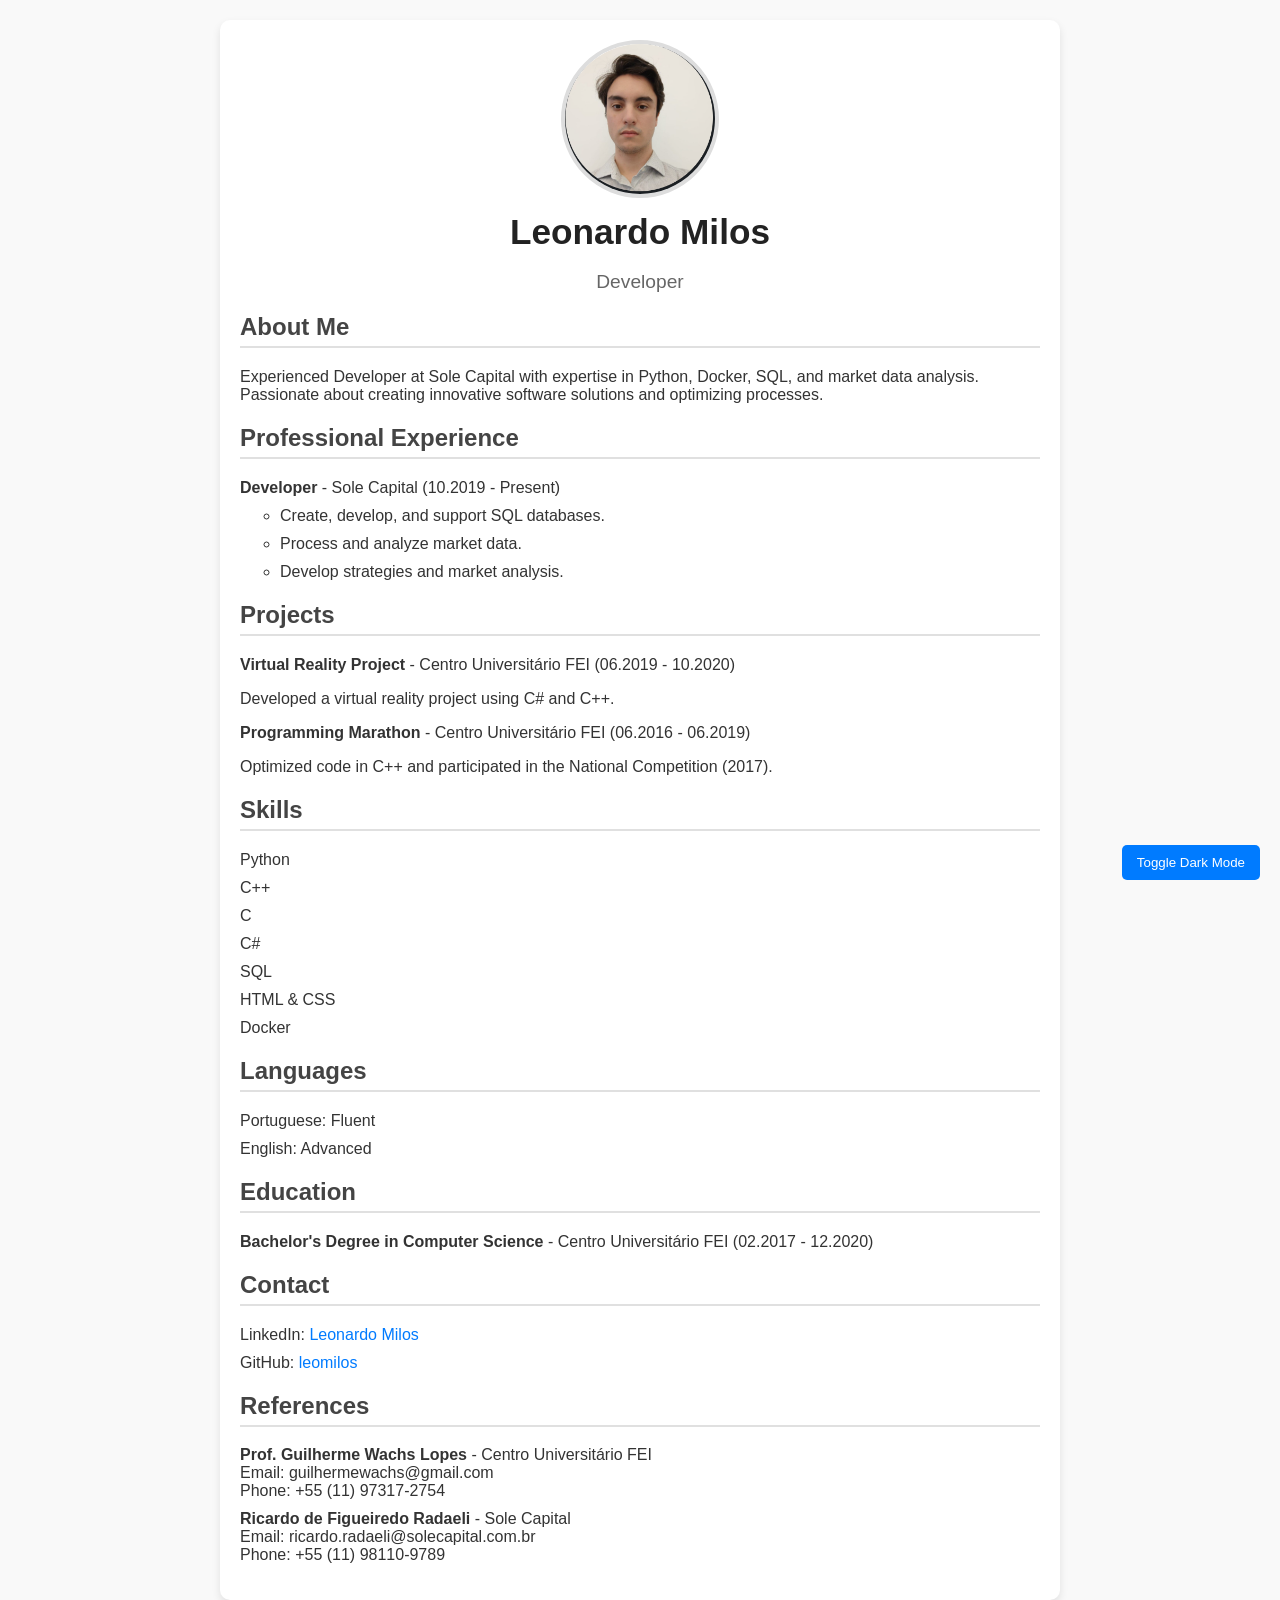
<file: main.html>
<!DOCTYPE html>
<link rel="stylesheet" href="styles.css">



<html lang="en">
<head>
  <meta charset="UTF-8">
  <meta name="viewport" content="width=device-width, initial-scale=1.0">
  <title>Leonardo Milos - Profile Page</title>
  <link rel="stylesheet" href="styles.css">
</head>
<body>
  <div class="profile-container">
    <div class="profile-header">
      <img src="profile-photo.jpg" alt="Profile Photo" class="profile-photo">
      <h1 class="profile-name">Leonardo Milos</h1>
      <p class="profile-title">Developer</p>
    </div>
    <div class="profile-content">
      <h2>About Me</h2>
      <p>Experienced Developer at Sole Capital with expertise in Python, Docker, SQL, and market data analysis. Passionate about creating innovative software solutions and optimizing processes.</p>
      
      <h2>Professional Experience</h2>
      <ul class="experience-list">
        <li>
          <strong>Developer</strong> - Sole Capital (10.2019 - Present)<br>
          <ul>
            <li>Create, develop, and support SQL databases.</li>
            <li>Process and analyze market data.</li>
            <li>Develop strategies and market analysis.</li>
          </ul>
        </li>
      </ul>
      
      <h2>Projects</h2>
      <ul class="projects-list">
        <li>
          <strong>Virtual Reality Project</strong> - Centro Universitário FEI (06.2019 - 10.2020)<br>
          <p>Developed a virtual reality project using C# and C++.</p>
        </li>
        <li>
          <strong>Programming Marathon</strong> - Centro Universitário FEI (06.2016 - 06.2019)<br>
          <p>Optimized code in C++ and participated in the National Competition (2017).</p>
        </li>
      </ul>

      <h2>Skills</h2>
      <ul class="skills-list">
        <li>Python</li>
        <li>C++</li>
        <li>C</li>
        <li>C#</li>
        <li>SQL</li>
        <li>HTML & CSS</li>
        <li>Docker</li>
      </ul>

      <h2>Languages</h2>
      <ul class="languages-list">
        <li>Portuguese: Fluent</li>
        <li>English: Advanced</li>
      </ul>

      <h2>Education</h2>
      <p><strong>Bachelor's Degree in Computer Science</strong> - Centro Universitário FEI (02.2017 - 12.2020)</p>

      <h2>Contact</h2>
      <ul class="contact-list">
        <li>LinkedIn: <a href="https://www.linkedin.com/in/leonardo-pilati-milos-6a13b322b/" target="_blank">Leonardo Milos</a></li>
        <li>GitHub: <a href="https://github.com/leomilos" target="_blank">leomilos</a></li>
      </ul>

      <h2>References</h2>
      <ul class="references-list">
        <li>
          <strong>Prof. Guilherme Wachs Lopes</strong> - Centro Universitário FEI<br>
          Email: guilhermewachs@gmail.com<br>
          Phone: +55 (11) 97317-2754
        </li>
        <li>
          <strong>Ricardo de Figueiredo Radaeli</strong> - Sole Capital<br>
          Email: ricardo.radaeli@solecapital.com.br<br>
          Phone: +55 (11) 98110-9789
        </li>
      </ul>
    </div>
  </div>
  <script src="script.js"></script>
</body>
</html>
</file>
<file: styles.css>
/* styles.css */

body {
    font-family: Arial, sans-serif;
    margin: 0;
    padding: 0;
    background: #f9f9f9;
    color: #333;
  }
  
  .profile-container {
    max-width: 800px;
    margin: 20px auto;
    padding: 20px;
    background: #fff;
    border-radius: 10px;
    box-shadow: 0 4px 8px rgba(0, 0, 0, 0.1);
  }
  
  .profile-header {
    text-align: center;
    margin-bottom: 20px;
  }
  
  .profile-photo {
    width: 150px;
    height: 150px;
    border-radius: 50%;
    border: 4px solid #ddd;
    object-fit: cover;
  }
  
  .profile-name {
    font-size: 2.2em;
    margin: 10px 0;
    color: #222;
  }
  
  .profile-title {
    font-size: 1.2em;
    color: #666;
  }
  
  .profile-content h2 {
    margin-top: 20px;
    font-size: 1.5em;
    border-bottom: 2px solid #e0e0e0;
    padding-bottom: 5px;
    color: #444;
  }
  
  .skills-list,
  .contact-list,
  .experience-list,
  .projects-list,
  .languages-list,
  .references-list {
    list-style: none;
    padding: 0;
  }
  
  .skills-list li,
  .contact-list li,
  .experience-list li,
  .projects-list li,
  .languages-list li,
  .references-list li {
    margin: 10px 0;
  }
  
  .contact-list a {
    color: #007BFF;
    text-decoration: none;
  }
  
  .contact-list a:hover {
    text-decoration: underline;
  }
  
  .references-list strong {
    color: #333;
  }
  
  @media (max-width: 600px) {
    .profile-container {
      padding: 15px;
    }
    .profile-photo {
      width: 120px;
      height: 120px;
    }
    .profile-name {
      font-size: 1.8em;
    }
    .profile-title {
      font-size: 1em;
    }
  }
</file>
